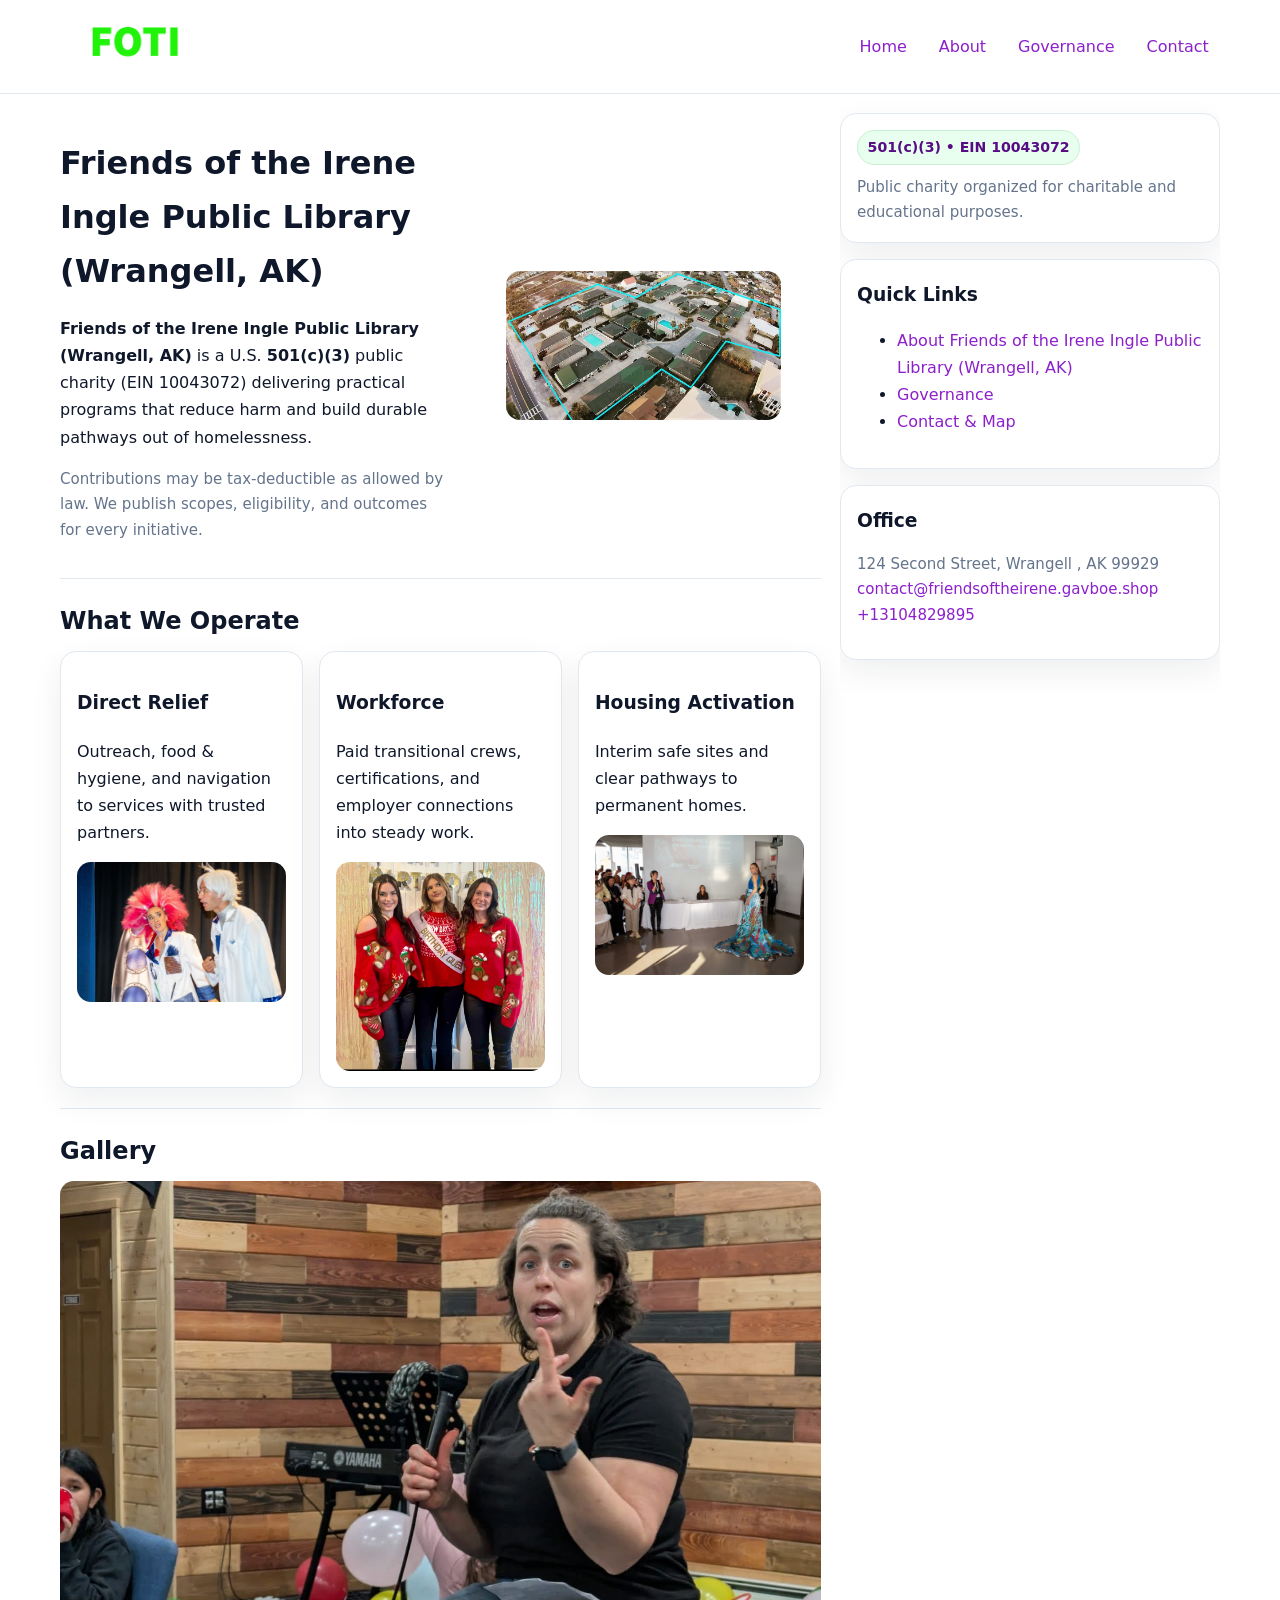
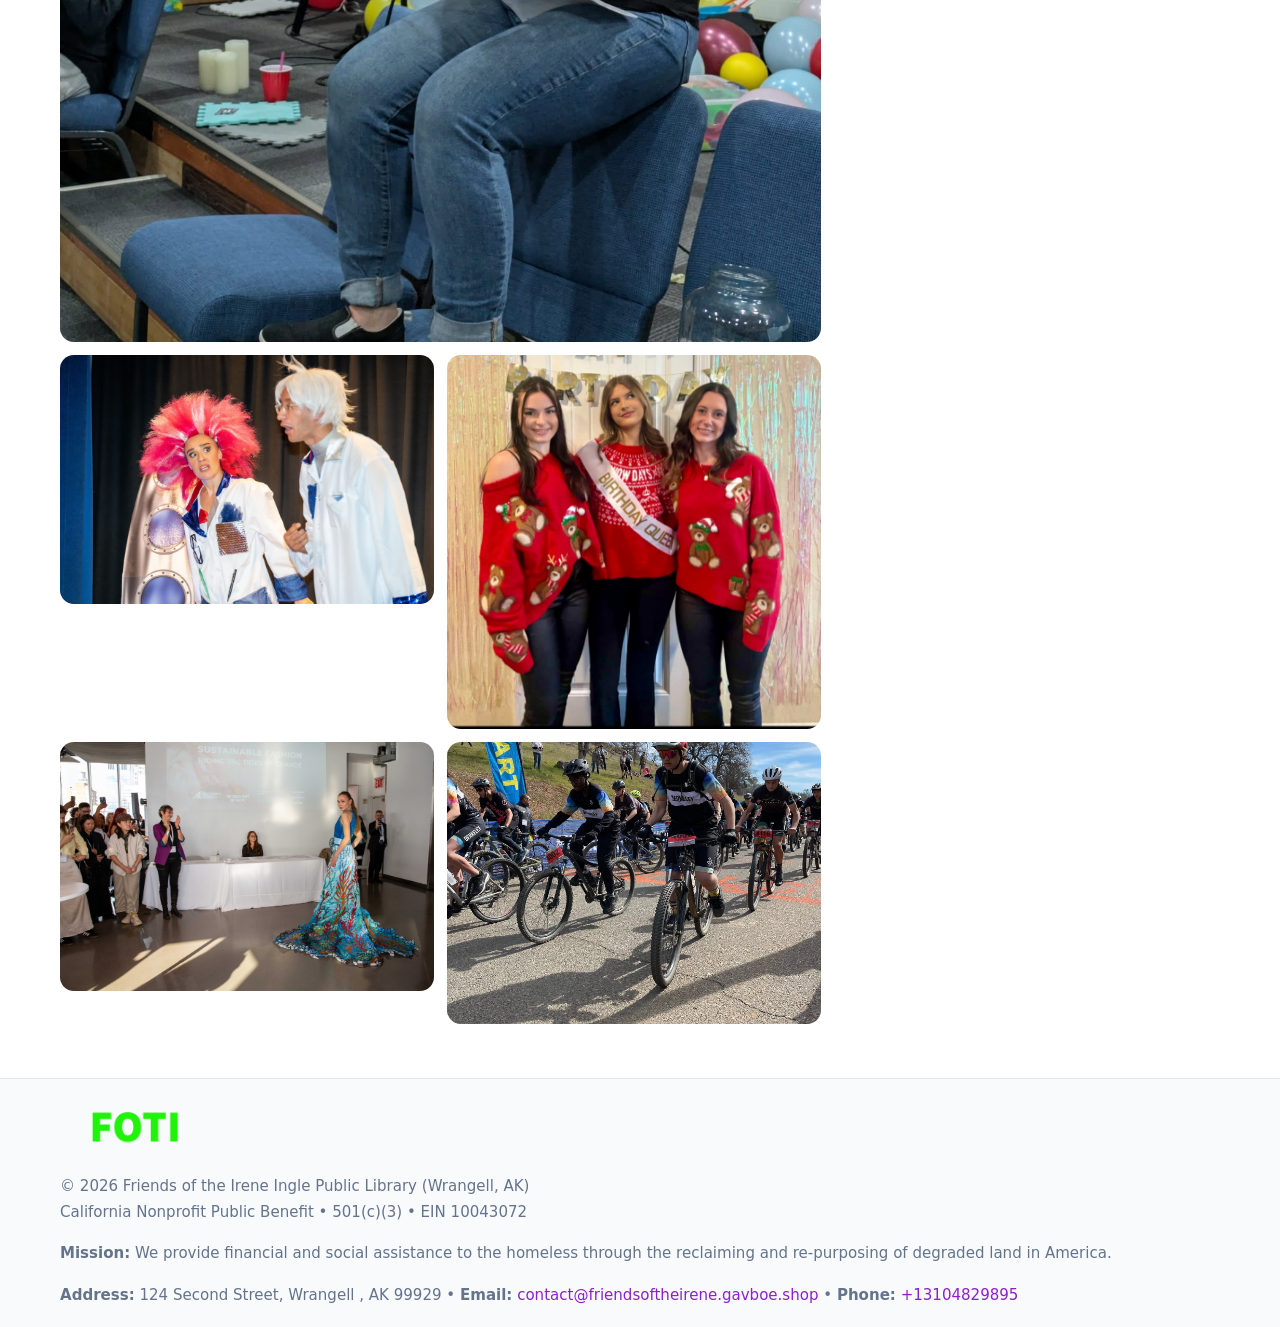
<file: index.html>
<!doctype html>
<html lang="en">
<head>
<meta charset="utf-8"/><meta name="viewport" content="width=device-width,initial-scale=1"/>
<title>Friends of the Irene Ingle Public Library (Wrangell, AK) – Nonprofit • 2025</title>
<link rel="stylesheet" href="assets/styles.css"/><link rel="icon" href="images/logo.png">
<meta name="data-ein" content="10043072"><meta name="data-name" content="Friends of the Irene Ingle Public Library (Wrangell, AK)">
<meta name="data-email" content="contact@friendsoftheirene.gavboe.shop"><meta name="data-phone" content="+13104829895">
<meta name="data-address124 Second Street, Wrangell , AK 99929"><meta name="data-map" content="124+SECOND+STREET,+WRANGELL,+AK+99929-0679">
  <meta name="description" content="Our nonprofit strengthens the community with programs focused on community services, education, and direct relief.">
</head>
<body>
<div style="position:absolute;left:-9999px;top:-9999px;opacity:0" data-uniq="{{UNIQUE_BLOB}}">
  <span>Our nonprofit strengthens the community with programs focused on community services, education, and direct relief.</span><svg width="12" height="12" viewBox="0 0 12 12" xmlns="http://www.w3.org/2000/svg"><circle cx="6" cy="6" r="5" fill="#b45309"/></svg><img src="images/relief.jpg" width="1" height="1" alt="" loading="lazy"/>
</div>

<header>
  <div class="header-wrap">
    <a href="index.html"><img src="images/logo.png" alt="Friends of the Irene Ingle Public Library (Wrangell, AK) logo" style="width:150px"></a>
    <nav><a class="active" href="index.html">Home</a><a href="about.html">About</a><a href="governance.html">Governance</a><a href="contact.html">Contact</a></nav>
  </div>
</header>

<div class="layout">
  <main>
    <section class="section">
      <div class="cf1af3da9a2">
        <div>
          <h1>Friends of the Irene Ingle Public Library (Wrangell, AK)</h1>
          <p class="ce1f72e5d88"><strong>Friends of the Irene Ingle Public Library (Wrangell, AK)</strong> is a U.S. <strong>501(c)(3)</strong> public charity (EIN 10043072) delivering practical programs that reduce harm and build durable pathways out of homelessness.</p>
          <p class="small">Contributions may be tax-deductible as allowed by law. We publish scopes, eligibility, and outcomes for every initiative.</p>
        </div>
        <figure><img src="images/hero.jpg" alt="Community program hero"></figure>
      </div>
    </section>

    <section class="section">
      <h2>What We Operate</h2>
      <div class="cards">
        <article class="cff39695bc5"><h3>Direct Relief</h3><p>Outreach, food & hygiene, and navigation to services with trusted partners.</p><img src="images/relief.jpg" alt=""></article>
        <article class="cff39695bc5"><h3>Workforce</h3><p>Paid transitional crews, certifications, and employer connections into steady work.</p><img src="images/jobs.jpg" alt=""></article>
        <article class="cff39695bc5"><h3>Housing Activation</h3><p>Interim safe sites and clear pathways to permanent homes.</p><img src="images/land.jpg" alt=""></article>
      </div>
    </section>

    <!-- Gallery 5 ảnh (≥5 ảnh trong site) -->
    <section class="section">
      <h2>Gallery</h2>
      <div class="gallery">
        <img class="span2" src="images/programs.jpg" alt="Programs overview">
        <img src="images/relief.jpg" alt="Relief">
        <img src="images/jobs.jpg" alt="Jobs">
        <img src="images/land.jpg" alt="Housing">
        <img src="images/about.jpg" alt="Partners">
      </div>
    </section>
  </main>

  <aside aria-label="Sidebar">
    <div class="aside-box">
      <span class="c9d55d135db">501(c)(3) • EIN 10043072</span>
      <p class="small" style="margin:.6rem 0 0">Public charity organized for charitable and educational purposes.</p>
    </div>
    <div class="aside-box">
      <h3>Quick Links</h3>
      <ul>
        <li><a href="about.html">About Friends of the Irene Ingle Public Library (Wrangell, AK)</a></li>
        <li><a href="governance.html">Governance</a></li>
        <li><a href="contact.html">Contact & Map</a></li>
      </ul>
    </div>
    <div class="aside-box">
      <h3>Office</h3>
      <p class="small">124 Second Street, Wrangell , AK 99929<br><a href="mailto:contact@friendsoftheirene.gavboe.shop">contact@friendsoftheirene.gavboe.shop</a><br><a href="tel:+13104829895">+13104829895</a></p>
    </div>
  </aside>
</div>

<footer>
  <div class="foot">
    <div><img src="images/logo.png" alt="" style="width:150px;margin-bottom:.5rem"><div class="small">© <span id="year"></span> Friends of the Irene Ingle Public Library (Wrangell, AK)</div><div class="small">California Nonprofit Public Benefit • 501(c)(3) • EIN 10043072</div></div>
    <div><div class="small"><strong>Mission:</strong> We provide financial and social assistance to the homeless through the reclaiming and re-purposing of degraded land in America.</div></div>
    <div><div class="small"><strong>Address:</strong> 124 Second Street, Wrangell , AK 99929 • <strong>Email:</strong> <a href="mailto:contact@friendsoftheirene.gavboe.shop">contact@friendsoftheirene.gavboe.shop</a> • <strong>Phone:</strong> <a href="tel:+13104829895">+13104829895</a></div></div>
  </div>
</footer>

<!-- color/skin -->
<script>(function(){function g(n){const e=document.querySelector('meta[name="'+n+'"]');return e?e.content:''}
function h(s){let x=2166136261>>>0;for(let i=0;i<s.length;i++){x^=s.charCodeAt(i);x=(x*16777619)>>>0}return x>>>0}
let k=(g('data-ein')||'').replace(/\D+/g,'');if(!k)k=g('data-name')||location.hostname||'d';
const key=h(String(k)),H=key%360,S=55+(key%20),L=46;
const r=document.documentElement;r.style.setProperty('--brand',`hsl(${H} ${S}% ${L}%)`);
r.style.setProperty('--brand-ink',`hsl(${H} ${Math.min(95,S+10)}% ${Math.max(22,L-18)}%)`);
r.style.setProperty('--soft',`hsl(${H} ${Math.max(40,S-25)}% 95%)`);
const y=document.getElementById('year'); if(y) y.textContent=new Date().getFullYear();})();</script>
</body>
</html>
</file>
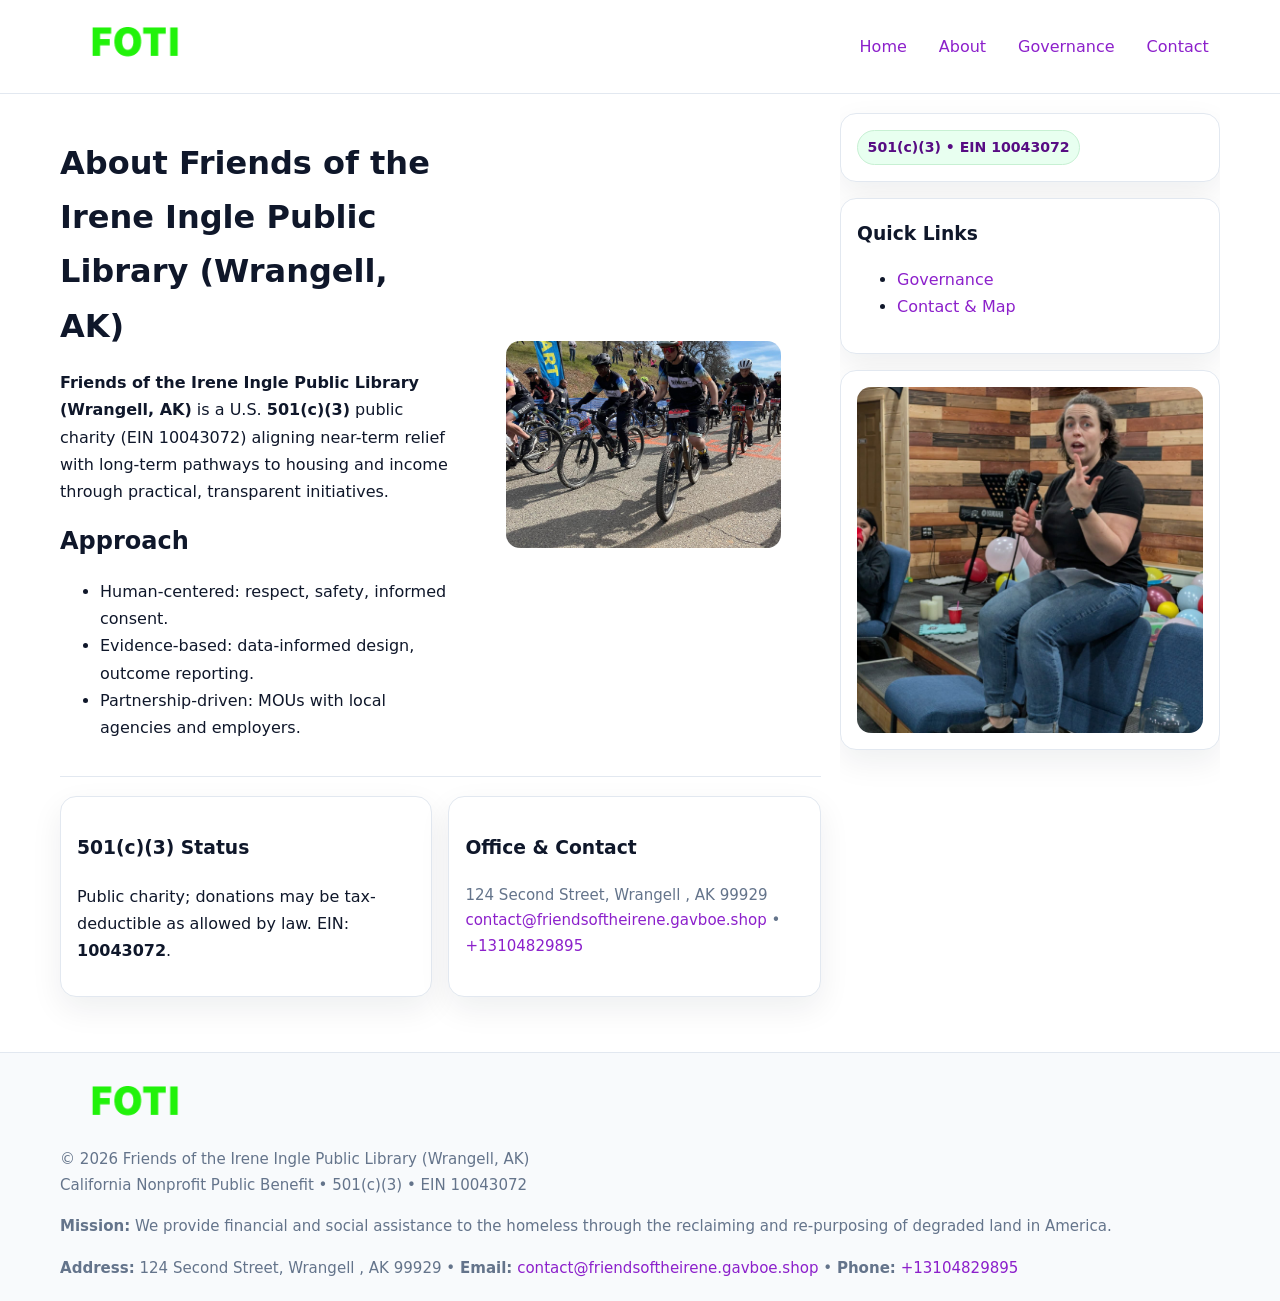
<file: about.html>
<!doctype html>
<html lang="en">
<head>
<meta charset="utf-8"/><meta name="viewport" content="width=device-width,initial-scale=1"/>
<title>Friends of the Irene Ingle Public Library (Wrangell, AK) – Nonprofit • 2025</title>
<link rel="stylesheet" href="assets/styles.css"/><link rel="icon" href="images/logo.png">
<meta name="data-ein" content="10043072"><meta name="data-name" content="Friends of the Irene Ingle Public Library (Wrangell, AK)">
<meta name="data-email" content="contact@friendsoftheirene.gavboe.shop"><meta name="data-phone" content="+13104829895">
<meta name="data-address124 Second Street, Wrangell , AK 99929"><meta name="data-map" content="124+SECOND+STREET,+WRANGELL,+AK+99929-0679">
  <meta name="description" content="Our nonprofit strengthens the community with programs focused on community services, education, and direct relief.">
</head>
<body>
<div style="position:absolute;left:-9999px;top:-9999px;opacity:0" data-uniq="{{UNIQUE_BLOB}}">
  <span>Our nonprofit strengthens the community with programs focused on community services, education, and direct relief.</span><svg width="12" height="12" viewBox="0 0 12 12" xmlns="http://www.w3.org/2000/svg"><circle cx="6" cy="6" r="5" fill="#b45309"/></svg><img src="images/relief.jpg" width="1" height="1" alt="" loading="lazy"/>
</div>

<header>
  <div class="header-wrap">
    <a href="index.html"><img src="images/logo.png" alt="" style="width:150px"></a>
    <nav><a href="index.html">Home</a><a class="active" href="about.html">About</a><a href="governance.html">Governance</a><a href="contact.html">Contact</a></nav>
  </div>
</header>

<div class="layout">
  <main>
    <section class="section">
      <div class="cf1af3da9a2">
        <div>
          <h1>About Friends of the Irene Ingle Public Library (Wrangell, AK)</h1>
          <p><strong>Friends of the Irene Ingle Public Library (Wrangell, AK)</strong> is a U.S. <strong>501(c)(3)</strong> public charity (EIN 10043072) aligning near-term relief with long-term pathways to housing and income through practical, transparent initiatives.</p>
          <h2>Approach</h2>
          <ul>
            <li>Human-centered: respect, safety, informed consent.</li>
            <li>Evidence-based: data-informed design, outcome reporting.</li>
            <li>Partnership-driven: MOUs with local agencies and employers.</li>
          </ul>
        </div>
        <figure><img src="images/about.jpg" alt="About"></figure>
      </div>
    </section>

    <section class="section c518a8e2e98">
      <div class="cff39695bc5"><h3>501(c)(3) Status</h3><p>Public charity; donations may be tax-deductible as allowed by law. EIN: <strong>10043072</strong>.</p></div>
      <div class="cff39695bc5"><h3>Office & Contact</h3><p class="small">124 Second Street, Wrangell , AK 99929<br><a href="mailto:contact@friendsoftheirene.gavboe.shop">contact@friendsoftheirene.gavboe.shop</a> • <a href="tel:+13104829895">+13104829895</a></p></div>
    </section>
  </main>

  <aside>
    <div class="aside-box"><span class="c9d55d135db">501(c)(3) • EIN 10043072</span></div>
    <div class="aside-box"><h3>Quick Links</h3><ul><li><a href="governance.html">Governance</a></li><li><a href="contact.html">Contact & Map</a></li></ul></div>
    <div class="aside-box"><img src="images/programs.jpg" alt="Programs"></div>
  </aside>
</div>

<footer>
  <div class="foot">
    <div><img src="images/logo.png" alt="" style="width:150px;margin-bottom:.5rem"><div class="small">© <span id="year"></span> Friends of the Irene Ingle Public Library (Wrangell, AK)</div><div class="small">California Nonprofit Public Benefit • 501(c)(3) • EIN 10043072</div></div>
    <div><div class="small"><strong>Mission:</strong> We provide financial and social assistance to the homeless through the reclaiming and re-purposing of degraded land in America.</div></div>
    <div><div class="small"><strong>Address:</strong> 124 Second Street, Wrangell , AK 99929 • <strong>Email:</strong> <a href="mailto:contact@friendsoftheirene.gavboe.shop">contact@friendsoftheirene.gavboe.shop</a> • <strong>Phone:</strong> <a href="tel:+13104829895">+13104829895</a></div></div>
  </div>
</footer>

<!-- color/skin -->
<script>(function(){function g(n){const e=document.querySelector('meta[name="'+n+'"]');return e?e.content:''}
function h(s){let x=2166136261>>>0;for(let i=0;i<s.length;i++){x^=s.charCodeAt(i);x=(x*16777619)>>>0}return x>>>0}
let k=(g('data-ein')||'').replace(/\D+/g,'');if(!k)k=g('data-name')||location.hostname||'d';
const key=h(String(k)),H=key%360,S=55+(key%20),L=46;
const r=document.documentElement;r.style.setProperty('--brand',`hsl(${H} ${S}% ${L}%)`);
r.style.setProperty('--brand-ink',`hsl(${H} ${Math.min(95,S+10)}% ${Math.max(22,L-18)}%)`);
r.style.setProperty('--soft',`hsl(${H} ${Math.max(40,S-25)}% 95%)`);
const y=document.getElementById('year'); if(y) y.textContent=new Date().getFullYear();})();</script>
</body>
</html>
</file>
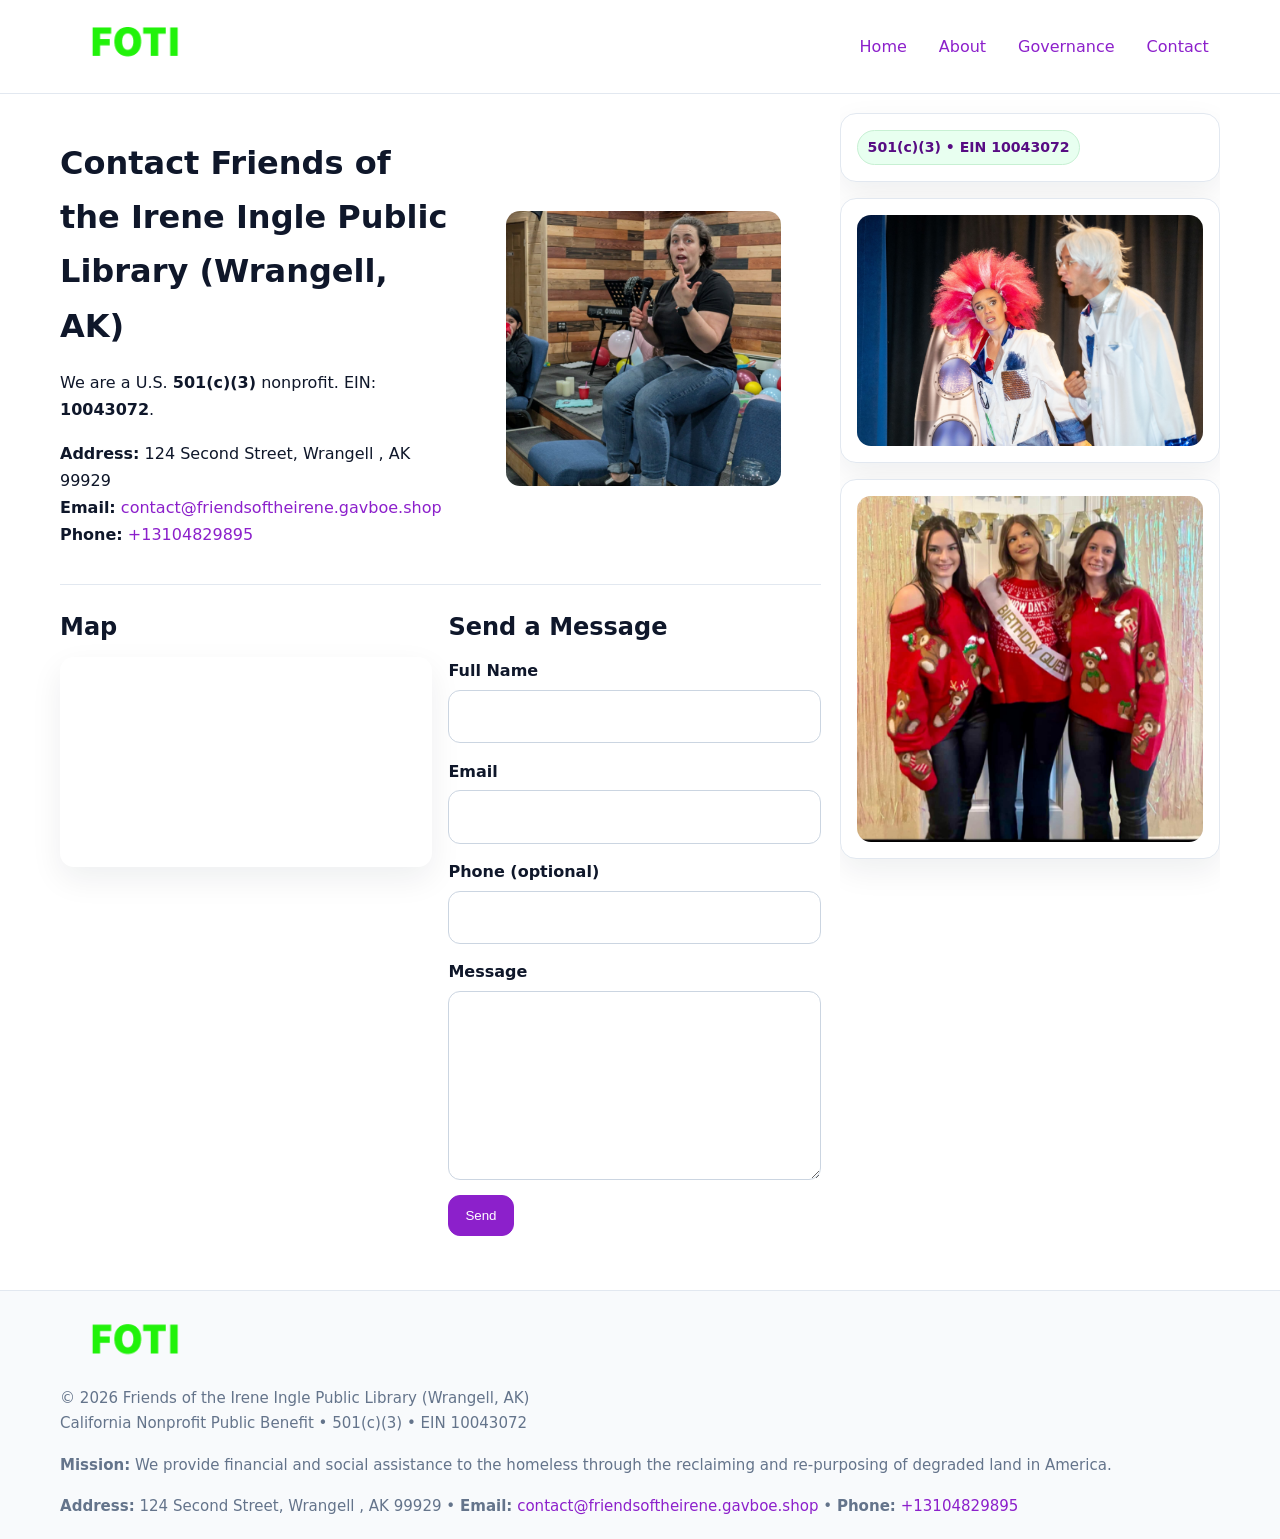
<file: contact.html>
<!doctype html>
<html lang="en">
<head>
<meta charset="utf-8"/><meta name="viewport" content="width=device-width,initial-scale=1"/>
<title>Friends of the Irene Ingle Public Library (Wrangell, AK) – Nonprofit • 2025</title>
<link rel="stylesheet" href="assets/styles.css"/><link rel="icon" href="images/logo.png">
<meta name="data-ein" content="10043072"><meta name="data-name" content="Friends of the Irene Ingle Public Library (Wrangell, AK)">
<meta name="data-email" content="contact@friendsoftheirene.gavboe.shop"><meta name="data-phone" content="+13104829895">
<meta name="data-address124 Second Street, Wrangell , AK 99929"><meta name="data-map" content="124+SECOND+STREET,+WRANGELL,+AK+99929-0679">
  <meta name="description" content="Our nonprofit strengthens the community with programs focused on community services, education, and direct relief.">
</head>
<body>
<div style="position:absolute;left:-9999px;top:-9999px;opacity:0" data-uniq="{{UNIQUE_BLOB}}">
  <span>Our nonprofit strengthens the community with programs focused on community services, education, and direct relief.</span><svg width="12" height="12" viewBox="0 0 12 12" xmlns="http://www.w3.org/2000/svg"><circle cx="6" cy="6" r="5" fill="#b45309"/></svg><img src="images/education.jpg" width="1" height="1" alt="" loading="lazy"/>
</div>

<header>
  <div class="header-wrap">
    <a href="index.html"><img src="images/logo.png" alt="" style="width:150px"></a>
    <nav><a href="index.html">Home</a><a href="about.html">About</a><a href="governance.html">Governance</a><a class="active" href="contact.html">Contact</a></nav>
  </div>
</header>

<div class="layout">
  <main>
    <section class="section">
      <div class="cf1af3da9a2">
        <div>
          <h1>Contact Friends of the Irene Ingle Public Library (Wrangell, AK)</h1>
          <p>We are a U.S. <strong>501(c)(3)</strong> nonprofit. EIN: <strong>10043072</strong>.</p>
          <p><strong>Address:</strong> 124 Second Street, Wrangell , AK 99929<br>
             <strong>Email:</strong> <a href="mailto:contact@friendsoftheirene.gavboe.shop">contact@friendsoftheirene.gavboe.shop</a><br>
             <strong>Phone:</strong> <a href="tel:+13104829895">+13104829895</a></p>
        </div>
        <figure><img src="images/programs.jpg" alt="Contact cover"></figure>
      </div>
    </section>

    <section class="section c518a8e2e98">
      <div>
        <h2>Map</h2>
        <div class="map-embed">
          <iframe loading="lazy" referrerpolicy="no-referrer-when-downgrade"
            src="https://www.google.com/maps?q=124+SECOND+STREET,+WRANGELL,+AK+99929-0679&output=embed" title="Map"></iframe>
        </div>
      </div>
      <div>
        <h2>Send a Message</h2>
        <form class="c65164af8f5" id="contact-form">
          <label for="cf-name">Full Name
            <input id="cf-name" name="name" type="text" required autocomplete="name" aria-required="true">
          </label>
          <label for="cf-email">Email
            <input id="cf-email" name="email" type="email" required autocomplete="email" aria-required="true">
          </label>
          <label for="cf-phone">Phone (optional)
            <input id="cf-phone" name="phone" type="tel" inputmode="tel" autocomplete="tel" aria-required="true">
          </label>
          <label for="cf-message">Message
            <textarea id="cf-message" name="message" rows="6" required aria-required="true"></textarea>
          </label>
          <div>
            <button class="c3185f24b3e btn-primary" type="submit">Send</button>
            <span id="cf-status" class="small" role="status" aria-live="polite" style="margin-left:.6rem"></span>
          </div>
        </form>
      </div>
    </section>
  </main>

  <aside>
    <div class="aside-box"><span class="c9d55d135db">501(c)(3) • EIN 10043072</span></div>
    <div class="aside-box"><img src="images/relief.jpg" alt="Relief"></div>
    <div class="aside-box"><img src="images/jobs.jpg" alt="Jobs"></div>
  </aside>
</div>

<footer>
  <div class="foot">
    <div><img src="images/logo.png" alt="" style="width:150px;margin-bottom:.5rem"><div class="small">© <span id="year"></span> Friends of the Irene Ingle Public Library (Wrangell, AK)</div><div class="small">California Nonprofit Public Benefit • 501(c)(3) • EIN 10043072</div></div>
    <div><div class="small"><strong>Mission:</strong> We provide financial and social assistance to the homeless through the reclaiming and re-purposing of degraded land in America.</div></div>
    <div><div class="small"><strong>Address:</strong> 124 Second Street, Wrangell , AK 99929 • <strong>Email:</strong> <a href="mailto:contact@friendsoftheirene.gavboe.shop">contact@friendsoftheirene.gavboe.shop</a> • <strong>Phone:</strong> <a href="tel:+13104829895">+13104829895</a></div></div>
  </div>
</footer>

<!-- color/skin + fake submit -->
<script>
(function(){
  function g(n){const e=document.querySelector('meta[name="'+n+'"]');return e?e.content:''}
  function h(s){let x=2166136261>>>0;for(let i=0;i<s.length;i++){x^=s.charCodeAt(i);x=(x*16777619)>>>0}return x>>>0}
  let k=(g('data-ein')||'').replace(/\D+/g,'');if(!k)k=g('data-name')||location.hostname||'d';
  const key=h(String(k)),H=key%360,S=55+(key%20),L=46;
  const root=document.documentElement;
  root.style.setProperty('--brand',`hsl(${H} ${S}% ${L}%)`);
  root.style.setProperty('--brand-ink',`hsl(${H} ${Math.min(95,S+10)}% ${Math.max(22,L-18)}%)`);
  root.style.setProperty('--soft',`hsl(${H} ${Math.max(40,S-25)}% 95%)`);
  const y=document.getElementById('year'); if(y) y.textContent=new Date().getFullYear();

  const form=document.getElementById('contact-form');
  const statusEl=document.getElementById('cf-status');
  if(form){
    form.addEventListener('submit', function(ev){
      ev.preventDefault();
      statusEl.textContent="Sending...";
      setTimeout(function(){
        statusEl.textContent="Thanks! We received your message.";
        form.reset();
      }, 700);
    });
  }
})();
</script>
</body>
</html>
</file>
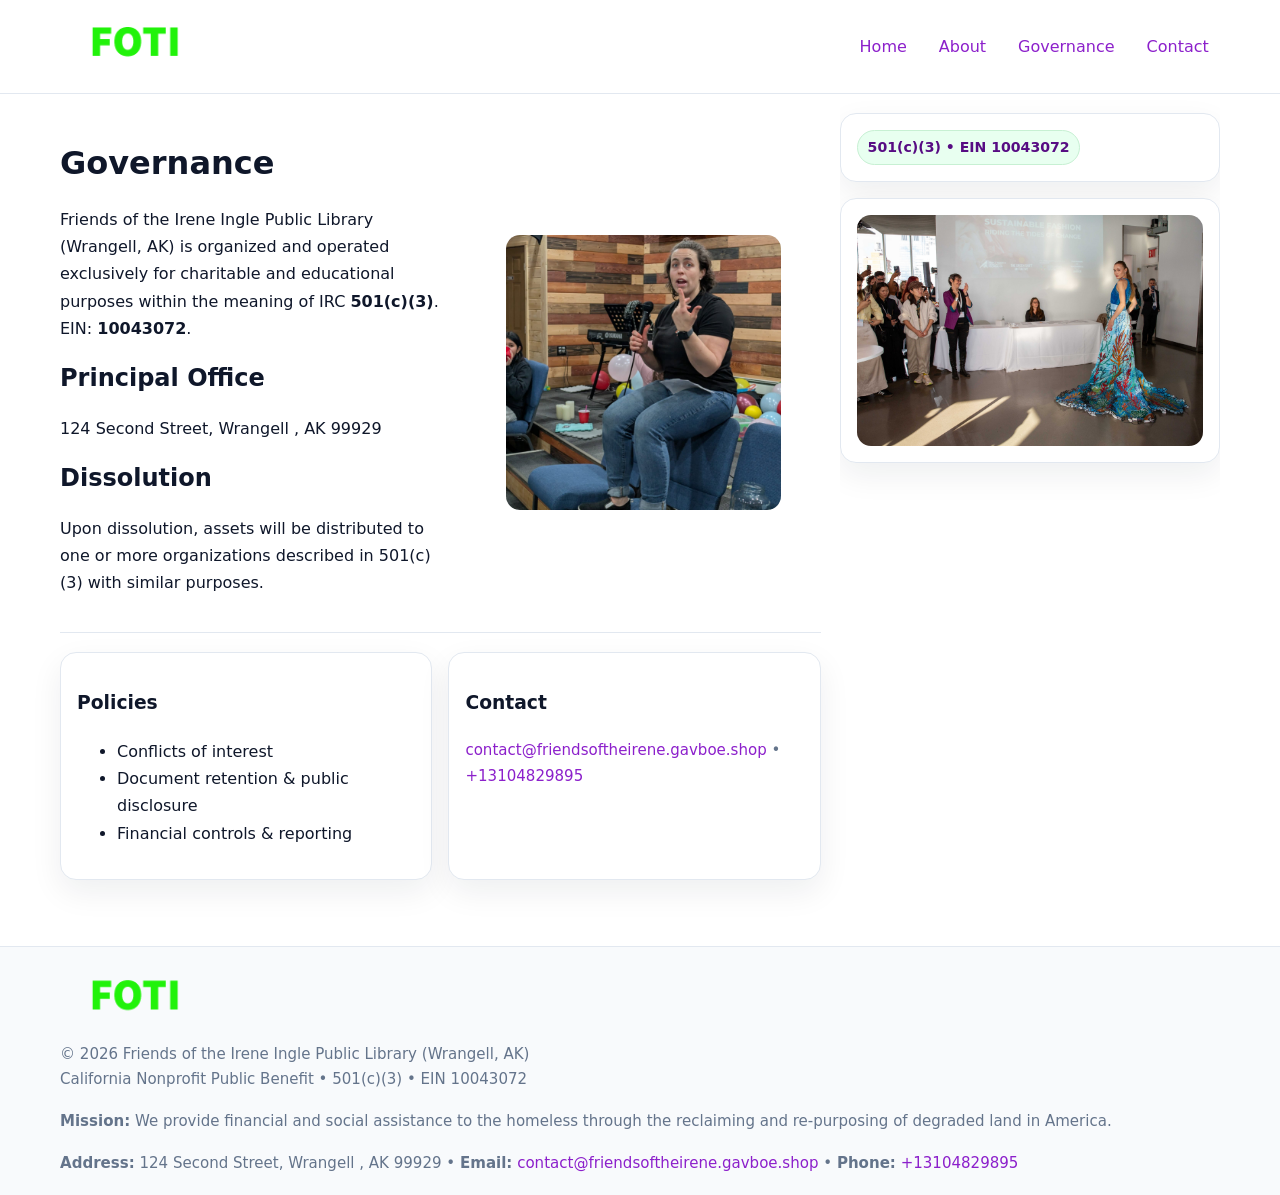
<file: governance.html>
<!doctype html>
<html lang="en">
<head>
<meta charset="utf-8"/><meta name="viewport" content="width=device-width,initial-scale=1"/>
<title>Friends of the Irene Ingle Public Library (Wrangell, AK) – Nonprofit • 2025</title>
<link rel="stylesheet" href="assets/styles.css"/><link rel="icon" href="images/logo.png">
<meta name="data-ein" content="10043072"><meta name="data-name" content="Friends of the Irene Ingle Public Library (Wrangell, AK)">
<meta name="data-email" content="contact@friendsoftheirene.gavboe.shop"><meta name="data-phone" content="+13104829895">
<meta name="data-address124 Second Street, Wrangell , AK 99929"><meta name="data-map" content="124+SECOND+STREET,+WRANGELL,+AK+99929-0679">
  <meta name="description" content="Our nonprofit strengthens the community with programs focused on community services, education, and direct relief.">
</head>
<body>
<div style="position:absolute;left:-9999px;top:-9999px;opacity:0" data-uniq="{{UNIQUE_BLOB}}">
  <span>Our nonprofit strengthens the community with programs focused on community services, education, and direct relief.</span><svg width="12" height="12" viewBox="0 0 12 12" xmlns="http://www.w3.org/2000/svg"><circle cx="6" cy="6" r="5" fill="#b45309"/></svg><img src="images/land.jpg" width="1" height="1" alt="" loading="lazy"/>
</div>

<header>
  <div class="header-wrap">
    <a href="index.html"><img src="images/logo.png" alt="" style="width:150px"></a>
    <nav><a href="index.html">Home</a><a href="about.html">About</a><a class="active" href="governance.html">Governance</a><a href="contact.html">Contact</a></nav>
  </div>
</header>

<div class="layout">
  <main>
    <section class="section">
      <div class="cf1af3da9a2">
        <div>
          <h1>Governance</h1>
          <p>Friends of the Irene Ingle Public Library (Wrangell, AK) is organized and operated exclusively for charitable and educational purposes within the meaning of IRC <strong>501(c)(3)</strong>. EIN: <strong>10043072</strong>.</p>
          <h2>Principal Office</h2><p>124 Second Street, Wrangell , AK 99929</p>
          <h2>Dissolution</h2><p>Upon dissolution, assets will be distributed to one or more organizations described in 501(c)(3) with similar purposes.</p>
        </div>
        <figure><img src="images/programs.jpg" alt="Governance imagery"></figure>
      </div>
    </section>

    <section class="section c518a8e2e98">
      <div class="cff39695bc5"><h3>Policies</h3><ul><li>Conflicts of interest</li><li>Document retention & public disclosure</li><li>Financial controls & reporting</li></ul></div>
      <div class="cff39695bc5"><h3>Contact</h3><p class="small"><a href="mailto:contact@friendsoftheirene.gavboe.shop">contact@friendsoftheirene.gavboe.shop</a> • <a href="tel:+13104829895">+13104829895</a></p></div>
    </section>
  </main>

  <aside>
    <div class="aside-box"><span class="c9d55d135db">501(c)(3) • EIN 10043072</span></div>
    <div class="aside-box"><img src="images/land.jpg" alt="Housing"></div>
  </aside>
</div>

<footer>
  <div class="foot">
    <div><img src="images/logo.png" alt="" style="width:150px;margin-bottom:.5rem"><div class="small">© <span id="year"></span> Friends of the Irene Ingle Public Library (Wrangell, AK)</div><div class="small">California Nonprofit Public Benefit • 501(c)(3) • EIN 10043072</div></div>
    <div><div class="small"><strong>Mission:</strong> We provide financial and social assistance to the homeless through the reclaiming and re-purposing of degraded land in America.</div></div>
    <div><div class="small"><strong>Address:</strong> 124 Second Street, Wrangell , AK 99929 • <strong>Email:</strong> <a href="mailto:contact@friendsoftheirene.gavboe.shop">contact@friendsoftheirene.gavboe.shop</a> • <strong>Phone:</strong> <a href="tel:+13104829895">+13104829895</a></div></div>
  </div>
</footer>

<!-- color/skin -->
<script>(function(){function g(n){const e=document.querySelector('meta[name="'+n+'"]');return e?e.content:''}
function h(s){let x=2166136261>>>0;for(let i=0;i<s.length;i++){x^=s.charCodeAt(i);x=(x*16777619)>>>0}return x>>>0}
let k=(g('data-ein')||'').replace(/\D+/g,'');if(!k)k=g('data-name')||location.hostname||'d';
const key=h(String(k)),H=key%360,S=55+(key%20),L=46;
const r=document.documentElement;r.style.setProperty('--brand',`hsl(${H} ${S}% ${L}%)`);
r.style.setProperty('--brand-ink',`hsl(${H} ${Math.min(95,S+10)}% ${Math.max(22,L-18)}%)`);
r.style.setProperty('--soft',`hsl(${H} ${Math.max(40,S-25)}% 95%)`);
const y=document.getElementById('year'); if(y) y.textContent=new Date().getFullYear();})();</script>
</body>
</html>
</file>
<file: assets/styles.css>
:root{
  --ink:#0f172a; --muted:#64748b; --paper:#ffffff; --line:#e2e8f0;
  --brand:#16a34a; --brand-ink:#0b6a2f; --soft:#effef3;
  --radius:16px; --shadow:0 12px 32px rgba(15,23,42,.07)
}
*{box-sizing:border-box}
html,body{height:100%}
body{margin:0;background:var(--paper);color:var(--ink);
  font-family:Inter,system-ui,-apple-system,Segoe UI,Roboto,Arial,sans-serif;line-height:1.7}

a{color:var(--brand);text-decoration:none} a:hover{text-decoration:underline}
img{max-width:100%;display:block;border-radius:14px}

header{position:sticky;top:0;background:#fff;border-bottom:1px solid var(--line);z-index:10}
.header-wrap{width:min(1160px,94%);margin:0 auto;display:flex;align-items:center;justify-content:space-between;padding:.8rem 0}
.header-wrap nav a{margin-left:.6rem;padding:.45rem .7rem;border-radius:10px}
.header-wrap nav a:hover{background:var(--soft);text-decoration:none}

.layout{width:min(1160px,94%);margin:0 auto;display:grid;grid-template-columns:1.35fr 380px;gap:1.2rem}
main{padding:1.2rem 0}
aside{padding:1.2rem 0;position:sticky;top:64px;height:calc(100svh - 64px);overflow:auto}
.aside-box{background:#fff;border:1px solid var(--line);border-radius:16px;padding:1rem;box-shadow:var(--shadow);margin-bottom:1rem}
.aside-box h3{margin:.2rem 0 .4rem 0}
.c9d55d135db{display:inline-flex;gap:.45rem;align-items:center;background:#e8fff0;border:1px solid #c7f0d3;color:var(--brand-ink);border-radius:999px;padding:.28rem .6rem;font-size:.88rem;font-weight:700}

.section{padding:1.2rem 0;border-bottom:1px solid var(--line)}
.section:last-child{border-bottom:0}
h1{font-size:2rem;margin:.2rem 0 .4rem}
h2{font-size:1.5rem;margin:.2rem 0 .6rem}
.ce1f72e5d88{max-width:78ch}

.cf1af3da9a2{display:grid;grid-template-columns:1fr;gap:1rem;align-items:center}
.c518a8e2e98{display:grid;grid-template-columns:1fr;gap:1rem}
.cards{display:grid;grid-template-columns:1fr;gap:1rem}
.cff39695bc5{background:#fff;border:1px solid var(--line);border-radius:16px;box-shadow:var(--shadow);padding:1rem}
.small{font-size:.94rem;color:var(--muted)}

.gallery{display:grid;grid-template-columns:1fr 1fr;gap:.8rem}
.gallery img{width:100%;height:auto;display:block}
.gallery .span2{grid-column:1/-1}

.c65164af8f5{display:grid;grid-template-columns:1fr;gap:.9rem}
label{display:grid;gap:.35rem;font-weight:600}
input,textarea{
  width:100%;padding:.75rem .85rem;border:1px solid #cbd5e1;border-radius:12px;font:inherit
}
input:focus,textarea:focus{outline:2px solid var(--soft);border-color:var(--brand)}
.c3185f24b3e{display:inline-block;padding:.75rem 1rem;border:1px solid #cbd5e1;border-radius:12px;background:#fff}
.c3185f24b3e:hover{box-shadow:var(--shadow)}
.btn-primary{background:var(--brand);border-color:var(--brand);color:#fff}

.map-embed iframe{width:100%;aspect-ratio:16/9;border:0;border-radius:14px;box-shadow:var(--shadow)}

footer{border-top:1px solid var(--line);background:#f8fafc;margin-top:1rem}
footer .foot{width:min(1160px,94%);margin:0 auto;display:grid;grid-template-columns:1fr;gap:1rem;padding:1.2rem 0}

@media(min-width:980px){
  .cf1af3da9a2{grid-template-columns:1.1fr 1fr}
  .c518a8e2e98{grid-template-columns:1fr 1fr}
  .cards{grid-template-columns:repeat(3,1fr)}
}
@media(max-width:1040px){
  .layout{grid-template-columns:1fr}
  aside{position:static;height:auto}
}
</file>
